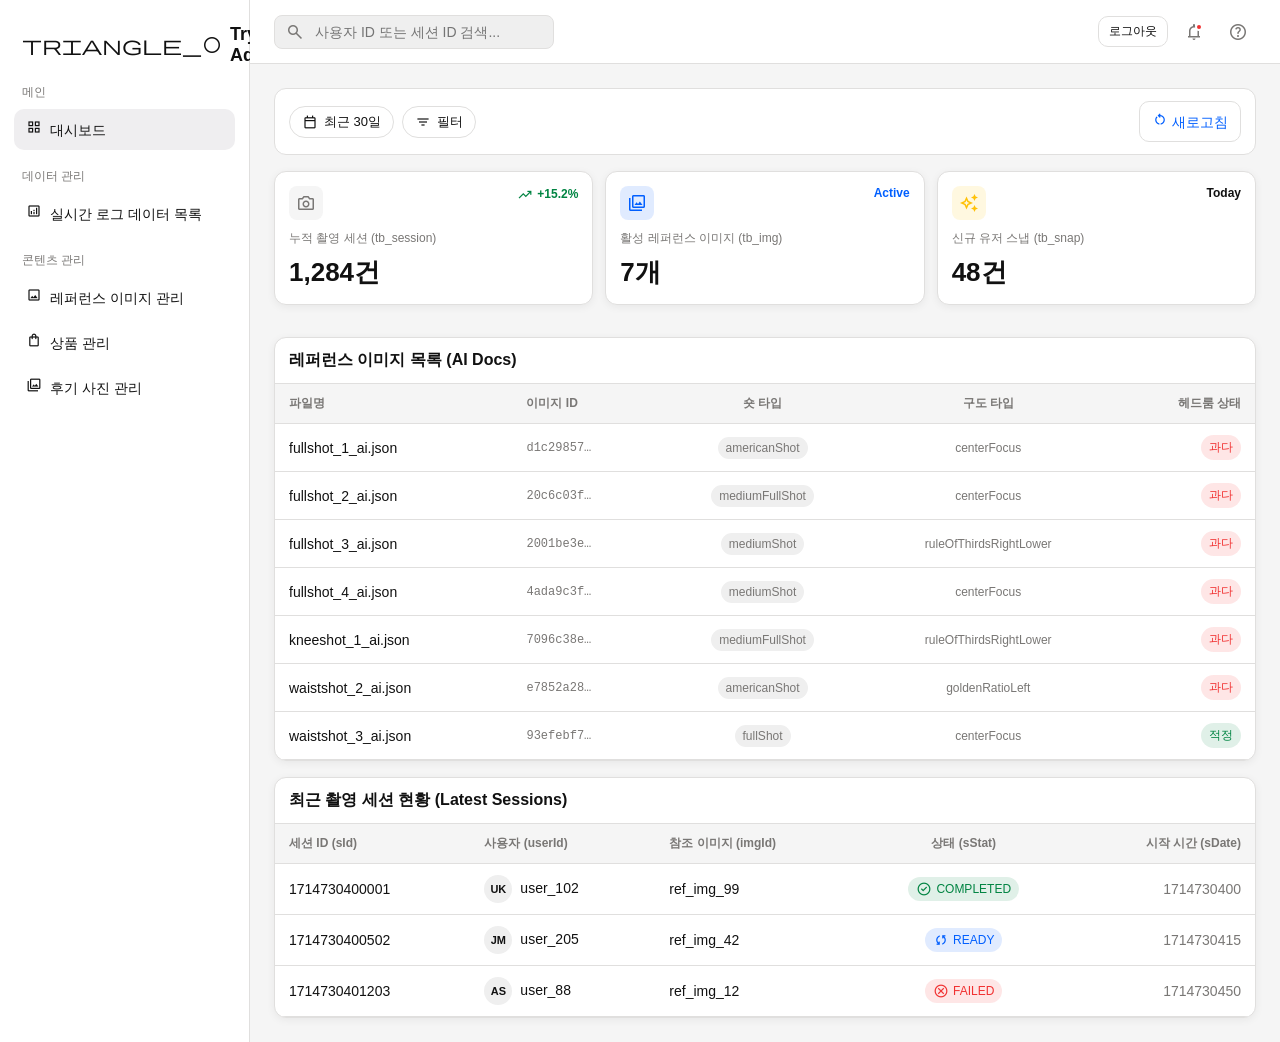
<file: index.html>
﻿<!DOCTYPE html>
<html lang="ko">
<head>
  <meta charset="UTF-8">
  <meta name="viewport" content="width=device-width,initial-scale=1">
  <title>TryAngle Admin Dashboard</title>
  <link rel="stylesheet" href="./assets/admin.css">
  <script src="./assets/auth.js"></script>
  <script src="./assets/data/ai_data/index.js"></script>
  <link rel="preconnect" href="https://fonts.googleapis.com">
  <link rel="preconnect" href="https://fonts.gstatic.com" crossorigin>
  <link rel="stylesheet" href="https://fonts.googleapis.com/css2?family=Material+Symbols+Outlined:opsz,wght,FILL,GRAD@20,400,0,0">
</head>
<body>
  <div class="shell">
    <aside class="sidebar">
      <div class="brand" style="display:flex;align-items:center;gap:8px;">
        <span class="icon">triangle_circle</span>
        TryAngle Admin
      </div>
      <div class="nav-title">메인</div>
      <ul class="nav-list">
        <li><a class="active" href="./index.html"><span class="icon sm" style="margin-right:8px;">grid_view</span>대시보드</a></li>
      </ul>
      <div class="nav-title">데이터 관리</div>
      <ul class="nav-list">
        <li><a href="./realtime/realtime-list.html"><span class="icon sm" style="margin-right:8px;">analytics</span>실시간 로그 데이터 목록</a></li>
      </ul>
      <div class="nav-title">콘텐츠 관리</div>
      <ul class="nav-list">
        <li><a href="./content/ref-img-gallery.html"><span class="icon sm" style="margin-right:8px;">image</span>레퍼런스 이미지 관리</a></li>
        <li><a href="./content/prod-list.html"><span class="icon sm" style="margin-right:8px;">shopping_bag</span>상품 관리</a></li>
        <li><a href="./content/snap-list.html"><span class="icon sm" style="margin-right:8px;">photo_library</span>후기 사진 관리</a></li>
      </ul>
    </aside>

    <main style="overflow:auto;background:var(--bg);">
      <header class="top-nav">
        <div class="header-search">
          <span class="icon" style="color:var(--muted);">search</span>
          <input type="text" placeholder="사용자 ID 또는 세션 ID 검색...">
        </div>
        <div class="right">
          <span id="authUserDisplay" style="font-size:12px;color:var(--muted);margin-right:4px;"></span>
          <button id="logoutBtn" class="btn" style="padding:6px 10px;font-size:12px;">로그아웃</button>
          <button class="icon-btn" aria-label="Notifications" style="position:relative;">
            <span class="icon">notifications</span>
            <span class="notification-dot"></span>
          </button>
          <button class="icon-btn" aria-label="Help">
            <span class="icon">help</span>
          </button>
        </div>
      </header>

      <section class="dashboard-wrap">
        <div class="toolbar">
          <div class="toolbar-group">
            <button class="chip-btn"><span class="icon sm">calendar_today</span>최근 30일</button>
            <button class="chip-btn"><span class="icon sm">filter_list</span>필터</button>
          </div>
          <button class="btn" style="color:var(--info);"><span class="icon sm" style="margin-right:4px;">restart_alt</span>새로고침</button>
        </div>

        <div class="grid grid-3">
          <!-- DB tb_session 기반 지표 -->
          <div class="card">
            <div class="card-top">
              <span class="stat-icon"><span class="icon">photo_camera</span></span>
              <span class="delta success"><span class="icon sm">trending_up</span>+15.2%</span>
            </div>
            <div class="label">누적 촬영 세션 (tb_session)</div>
            <div class="value">1,284건</div>
          </div>
          <!-- DB tb_img 기반 지표 -->
          <div class="card">
            <div class="card-top">
              <span class="stat-icon" style="background:rgba(0,95,255,0.12);color:var(--info);"><span class="icon">collections</span></span>
              <span class="delta info">Active</span>
            </div>
            <div class="label">활성 레퍼런스 이미지 (tb_img)</div>
            <div class="value" id="refImgCount">342개</div>
          </div>
          <!-- DB tb_snap 기반 지표 -->
          <div class="card">
            <div class="card-top">
              <span class="stat-icon" style="background:rgba(255,193,7,0.12);color:#ffc107;"><span class="icon">auto_awesome</span></span>
              <span class="delta">Today</span>
            </div>
            <div class="label">신규 유저 스냅 (tb_snap)</div>
            <div class="value">48건</div>
          </div>
        </div>

        <div class="panel">
          <div class="panel-head">
            <h2>레퍼런스 이미지 목록 (AI Docs)</h2>
          </div>
          <table id="refImgTable">
            <thead>
              <tr>
                <th>파일명</th>
                <th>이미지 ID</th>
                <th style="text-align:center;">숏 타입</th>
                <th style="text-align:center;">구도 타입</th>
                <th style="text-align:right;">헤드룸 상태</th>
              </tr>
            </thead>
            <tbody id="refImgTableBody"></tbody>
          </table>
        </div>

        <div class="panel">
          <div class="panel-head">
            <h2>최근 촬영 세션 현황 (Latest Sessions)</h2>
          </div>
          <table>
            <thead>
              <tr>
                <th>세션 ID (sId)</th>
                <th>사용자 (userId)</th>
                <th>참조 이미지 (imgId)</th>
                <th style="text-align:center;">상태 (sStat)</th>
                <th style="text-align:right;">시작 시간 (sDate)</th>
              </tr>
            </thead>
            <tbody>
              <tr>
                <td>1714730400001</td>
                <td><span class="avatar-dot">UK</span>user_102</td>
                <td>ref_img_99</td>
                <td style="text-align:center;"><span class="badge success badge-row"><span class="icon sm">check_circle</span>COMPLETED</span></td>
                <td style="text-align:right; color:var(--muted);">1714730400</td>
              </tr>
              <tr>
                <td>1714730400502</td>
                <td><span class="avatar-dot">JM</span>user_205</td>
                <td>ref_img_42</td>
                <td style="text-align:center;"><span class="badge info badge-row"><span class="icon sm">sync</span>READY</span></td>
                <td style="text-align:right; color:var(--muted);">1714730415</td>
              </tr>
              <tr>
                <td>1714730401203</td>
                <td><span class="avatar-dot">AS</span>user_88</td>
                <td>ref_img_12</td>
                <td style="text-align:center;"><span class="badge error badge-row"><span class="icon sm">cancel</span>FAILED</span></td>
                <td style="text-align:right; color:var(--muted);">1714730450</td>
              </tr>
            </tbody>
          </table>
        </div>
      </section>
    </main>
  </div>
  <script>
    (function () {
      var auth = window.TryAngleAuth;
      var userDisplay = document.getElementById('authUserDisplay');
      var logoutBtn = document.getElementById('logoutBtn');

      if (auth) {
        var session = auth.getSession();
        if (session && session.user && userDisplay) {
          var name = session.user.nickname || session.user.name || session.user.email;
          userDisplay.textContent = name + ' (' + session.user.role + ')';
        }

        if (logoutBtn) {
          logoutBtn.addEventListener('click', function () {
            auth.clearSession();
            window.location.replace('./login.html');
          });
        }
      }

      var docs = window.__AI_DATA_DOCS__;
      if (!docs) return;

      var keys = Object.keys(docs);

      // 카드: 활성 레퍼런스 이미지 수
      var countEl = document.getElementById('refImgCount');
      if (countEl) countEl.textContent = keys.length + '개';

      // 테이블: 레퍼런스 이미지 목록
      var tbody = document.getElementById('refImgTableBody');
      if (!tbody) return;

      var headroomLabel = { '과다': 'error', '적정': 'success', '부족': 'info' };

      tbody.innerHTML = keys.map(function (key) {
        var entry = docs[key];
        var refImg = entry.refImg || {};
        var refData = entry.refData || {};
        var framing = refData.framing || {};
        var id = String(refImg.id || '').substring(0, 8);
        var shotType = refData.shotType || '-';
        var compositionType = refData.compositionType || '-';
        var headroomStatus = framing.headroomStatus || '-';
        var badgeClass = headroomLabel[headroomStatus] || '';
        return '<tr>'
          + '<td>' + key + '</td>'
          + '<td style="font-family:monospace;font-size:12px;color:var(--muted);">' + id + '…</td>'
          + '<td style="text-align:center;"><span class="badge badge-row">' + shotType + '</span></td>'
          + '<td style="text-align:center;color:var(--muted);font-size:12px;">' + compositionType + '</td>'
          + '<td style="text-align:right;"><span class="badge ' + badgeClass + ' badge-row">' + headroomStatus + '</span></td>'
          + '</tr>';
      }).join('');
    })();
  </script>
</body>
</html>
</file>
<file: assets/admin.css>
:root {
  --bg: #f5f5f5;
  --panel: #ffffff;
  --line: #e0dfde;
  --line-strong: #b8b7b6;
  --text: #111111;
  --muted: #797775;
  --muted-strong: #969492;
  --brand: #fddb00;
  --brand-soft: #efeef0;
  --success: #008442;
  --error: #f13131;
  --info: #005fff;
  --warn: #fddb00;
  --on-brand: #111111;
  --radius: 12px;
  --shadow: 0 2px 8px rgba(17, 17, 17, 0.06);
}

* { box-sizing: border-box; }
body {
  margin: 0;
  font-family: "Pretendard", "Apple SD Gothic Neo", "Noto Sans KR", sans-serif;
  color: var(--text);
  background: var(--bg);
}

.shell {
  min-height: 100vh;
  display: grid;
  grid-template-columns: 250px 1fr;
}

.sidebar {
  border-right: 1px solid var(--line);
  background: var(--panel);
  padding: 20px 14px;
}

.brand {
  font-weight: 700;
  font-size: 18px;
  margin: 4px 8px 18px;
}

.nav-title {
  color: var(--muted);
  font-size: 12px;
  margin: 18px 8px 8px;
}

.nav-list {
  list-style: none;
  padding: 0;
  margin: 0;
}

.nav-list a {
  display: block;
  text-decoration: none;
  color: var(--text);
  border-radius: 10px;
  padding: 10px 12px;
  margin: 4px 0;
  font-size: 14px;
}

.nav-list a:hover,
.nav-list a.active {
  background: var(--brand-soft);
  color: var(--text);
}

a {
  color: var(--info);
  text-decoration: none;
}

a:hover {
  text-decoration: underline;
}

.main {
  padding: 24px;
}

.page-head {
  display: flex;
  justify-content: space-between;
  align-items: center;
  margin-bottom: 16px;
}

.page-head h1 {
  margin: 0;
  font-size: 24px;
}

.page-head p {
  margin: 6px 0 0;
  color: var(--muted);
  font-size: 14px;
}

.breadcrumb-head {
  display: flex;
  align-items: center;
  gap: 8px;
}

.breadcrumb-link {
  font-size: 24px;
  font-weight: 700;
  color: var(--muted);
  text-decoration: none;
}

.breadcrumb-link:hover {
  color: var(--text);
  text-decoration: none;
}

.breadcrumb-sep {
  font-size: 24px;
  color: var(--muted);
}

.btn {
  border: 1px solid var(--line);
  background: var(--panel);
  color: var(--text);
  border-radius: 10px;
  padding: 9px 12px;
  font-size: 14px;
  cursor: pointer;
  transition: background-color 0.15s ease, border-color 0.15s ease, color 0.15s ease;
}

.btn.primary {
  background: var(--brand);
  border-color: var(--brand);
  color: var(--on-brand);
}

.btn.success {
  background: var(--success);
  border-color: var(--success);
  color: #fff;
}

.btn.danger {
  background: var(--error);
  border-color: var(--error);
  color: #fff;
}

.btn:hover {
  background: #efeef0;
}

.btn.primary:hover {
  background: var(--brand);
  filter: brightness(0.93);
}

.btn.success:hover {
  background: var(--success);
  filter: brightness(0.88);
}

.btn.danger:hover {
  background: var(--error);
  filter: brightness(0.88);
}

.icon-btn {
  width: 36px;
  height: 36px;
  border: 1px solid transparent;
  background: transparent;
  border-radius: 999px;
  display: inline-flex;
  align-items: center;
  justify-content: center;
  color: var(--muted);
  cursor: pointer;
}

.icon-btn:hover {
  background: var(--brand-soft);
  color: var(--text);
}

.grid {
  display: grid;
  grid-template-columns: repeat(4, minmax(0, 1fr));
  gap: 12px;
  margin-bottom: 16px;
}

.card {
  background: var(--panel);
  border: 1px solid var(--line);
  border-radius: var(--radius);
  padding: 14px;
  box-shadow: var(--shadow);
}

.card .label {
  color: var(--muted);
  font-size: 12px;
}

.card .value {
  font-size: 26px;
  font-weight: 700;
  margin-top: 8px;
}

.card-top {
  display: flex;
  justify-content: space-between;
  align-items: flex-start;
  margin-bottom: 10px;
}

.stat-icon {
  width: 34px;
  height: 34px;
  border-radius: 8px;
  display: inline-flex;
  align-items: center;
  justify-content: center;
  background: var(--bg);
  color: var(--muted);
}

.delta {
  display: inline-flex;
  align-items: center;
  gap: 4px;
  font-size: 12px;
  font-weight: 700;
}

.delta.success { color: var(--success); }
.delta.error { color: var(--error); }
.delta.info { color: var(--info); }

.panel {
  background: var(--panel);
  border: 1px solid var(--line);
  border-radius: var(--radius);
  box-shadow: var(--shadow);
  overflow: hidden;
}

.panel-head {
  display: flex;
  justify-content: space-between;
  align-items: center;
  padding: 12px 14px;
  border-bottom: 1px solid var(--line);
}

.panel-head h2 {
  margin: 0;
  font-size: 16px;
}

.input {
  border: 1px solid var(--line);
  border-radius: 8px;
  padding: 8px 10px;
  min-width: 220px;
  color: var(--text);
  background: var(--panel);
}

.input:focus {
  outline: none;
  border-color: var(--info);
  box-shadow: 0 0 0 2px rgba(0, 95, 255, 0.2);
}

.input.full {
  width: 100%;
}

textarea.input {
  resize: vertical;
}

table {
  width: 100%;
  border-collapse: collapse;
}

th, td {
  text-align: left;
  padding: 11px 14px;
  border-bottom: 1px solid var(--line);
  font-size: 14px;
}

th {
  background: #f5f5f5;
  font-size: 12px;
  color: var(--muted);
}

.badge {
  display: inline-block;
  padding: 4px 8px;
  font-size: 12px;
  border-radius: 999px;
  background: #efefef;
  color: var(--muted);
}

.badge.success {
  background: rgba(0, 132, 66, 0.12);
  color: var(--success);
}

.badge.info {
  background: rgba(0, 95, 255, 0.12);
  color: var(--info);
}

.badge.error {
  background: rgba(241, 49, 49, 0.12);
  color: var(--error);
}

.badge.warn {
  background: rgba(253, 219, 0, 0.2);
  color: var(--text);
}

.badge-row {
  display: inline-flex;
  align-items: center;
  gap: 4px;
}

.meta {
  display: grid;
  grid-template-columns: 1fr 1fr;
  gap: 12px;
  margin-bottom: 14px;
}

.meta-row {
  padding: 10px;
  border: 1px solid var(--line);
  border-radius: 10px;
  background: #f5f5f5;
}

.meta-row .k {
  font-size: 12px;
  color: var(--muted);
}

.meta-row .v {
  margin-top: 4px;
  font-weight: 600;
}

.preview {
  display: grid;
  grid-template-columns: 360px 1fr;
  gap: 14px;
}

.thumb {
  background: #efefef;
  border-radius: 10px;
  min-height: 240px;
  display: grid;
  place-items: center;
  color: var(--muted-strong);
  font-size: 14px;
}

.actions {
  display: flex;
  gap: 8px;
  flex-wrap: wrap;
}

.toolbar {
  display: flex;
  align-items: center;
  justify-content: space-between;
  gap: 10px;
  background: var(--panel);
  border: 1px solid var(--line);
  border-radius: var(--radius);
  padding: 12px 14px;
}

.toolbar-group {
  display: flex;
  align-items: center;
  gap: 8px;
  flex-wrap: wrap;
}

.chip-btn {
  border: 1px solid var(--line);
  background: var(--panel);
  color: var(--text);
  border-radius: 999px;
  padding: 6px 12px;
  font-size: 13px;
  font-weight: 500;
  display: inline-flex;
  align-items: center;
  gap: 6px;
  cursor: pointer;
}

.chip-btn:hover {
  background: var(--brand-soft);
}

.header-search {
  display: inline-flex;
  align-items: center;
  border: 1px solid var(--line);
  background: #efefef;
  border-radius: 8px;
  padding: 6px 10px;
  min-width: 280px;
  gap: 8px;
}

.header-search input {
  border: 0;
  background: transparent;
  width: 100%;
  color: var(--text);
  font-size: 14px;
}

.header-search input:focus {
  outline: none;
}

.top-nav {
  height: 64px;
  border-bottom: 1px solid var(--line);
  padding: 0 24px;
  display: flex;
  align-items: center;
  justify-content: space-between;
  background: rgba(255, 255, 255, 0.92);
  backdrop-filter: blur(6px);
  position: sticky;
  top: 0;
  z-index: 20;
}

.top-nav .right {
  display: flex;
  align-items: center;
  gap: 8px;
}

.top-divider {
  width: 1px;
  height: 22px;
  background: var(--line);
  margin: 0 4px;
}

.notification-dot {
  width: 8px;
  height: 8px;
  border-radius: 50%;
  background: var(--error);
  position: absolute;
  top: 8px;
  right: 8px;
  border: 2px solid #fff;
}

.dashboard-wrap {
  padding: 24px;
  max-width: 1440px;
  margin: 0 auto;
  width: 100%;
  display: grid;
  gap: 16px;
}

.grid.grid-3 {
  grid-template-columns: repeat(3, minmax(0, 1fr));
}

.table-actions {
  display: inline-flex;
  justify-content: flex-end;
  gap: 4px;
}

.avatar-dot {
  width: 28px;
  height: 28px;
  border-radius: 999px;
  background: #efefef;
  display: inline-flex;
  align-items: center;
  justify-content: center;
  font-size: 11px;
  font-weight: 700;
  margin-right: 8px;
}

.thumb-cover {
  width: 100%;
  height: 100%;
  object-fit: cover;
  display: block;
}

.icon {
  font-family: "Material Symbols Outlined";
  font-weight: 400;
  font-style: normal;
  font-size: 20px;
  line-height: 1;
  display: inline-block;
  letter-spacing: normal;
  text-transform: none;
  white-space: nowrap;
  word-wrap: normal;
  direction: ltr;
  font-feature-settings: "liga";
  font-variation-settings: "FILL" 0, "wght" 400, "GRAD" 0, "opsz" 20;
  -webkit-font-smoothing: antialiased;
}

.icon.sm { font-size: 16px; }
.icon.lg { font-size: 24px; }

.log-box {
  background: #111111;
  color: #efefef;
  border-radius: 10px;
  padding: 12px;
  min-height: 160px;
  font-family: "Pretendard", "Apple SD Gothic Neo", "Noto Sans KR", sans-serif;
  font-size: 12px;
  overflow: auto;
}

.modal {
  position: fixed;
  inset: 0;
  background: rgba(17, 17, 17, 0.54);
  display: none;
  align-items: center;
  justify-content: center;
  padding: 16px;
}

.modal.open { display: flex; }

.modal-card {
  background: #fff;
  width: min(900px, 100%);
  border-radius: 14px;
  border: 1px solid var(--line);
  box-shadow: var(--shadow);
  overflow: hidden;
}

.modal-head {
  padding: 12px 14px;
  border-bottom: 1px solid var(--line);
  display: flex;
  justify-content: space-between;
  align-items: center;
}

.modal-body {
  padding: 14px;
  display: grid;
  grid-template-columns: 1fr 1fr;
  gap: 12px;
}

@media (max-width: 1024px) {
  .shell { grid-template-columns: 1fr; }
  .sidebar { border-right: 0; border-bottom: 1px solid var(--line); }
  .grid, .grid.grid-3 { grid-template-columns: repeat(2, minmax(0, 1fr)); }
  .preview { grid-template-columns: 1fr; }
  .meta { grid-template-columns: 1fr; }
  .modal-body { grid-template-columns: 1fr; }
  .top-nav { padding: 0 14px; }
  .header-search { min-width: 180px; }
}

@media (max-width: 768px) {
  .grid, .grid.grid-3 { grid-template-columns: 1fr; }
  .page-head {
    align-items: flex-start;
    flex-direction: column;
    gap: 10px;
  }
}
</file>
